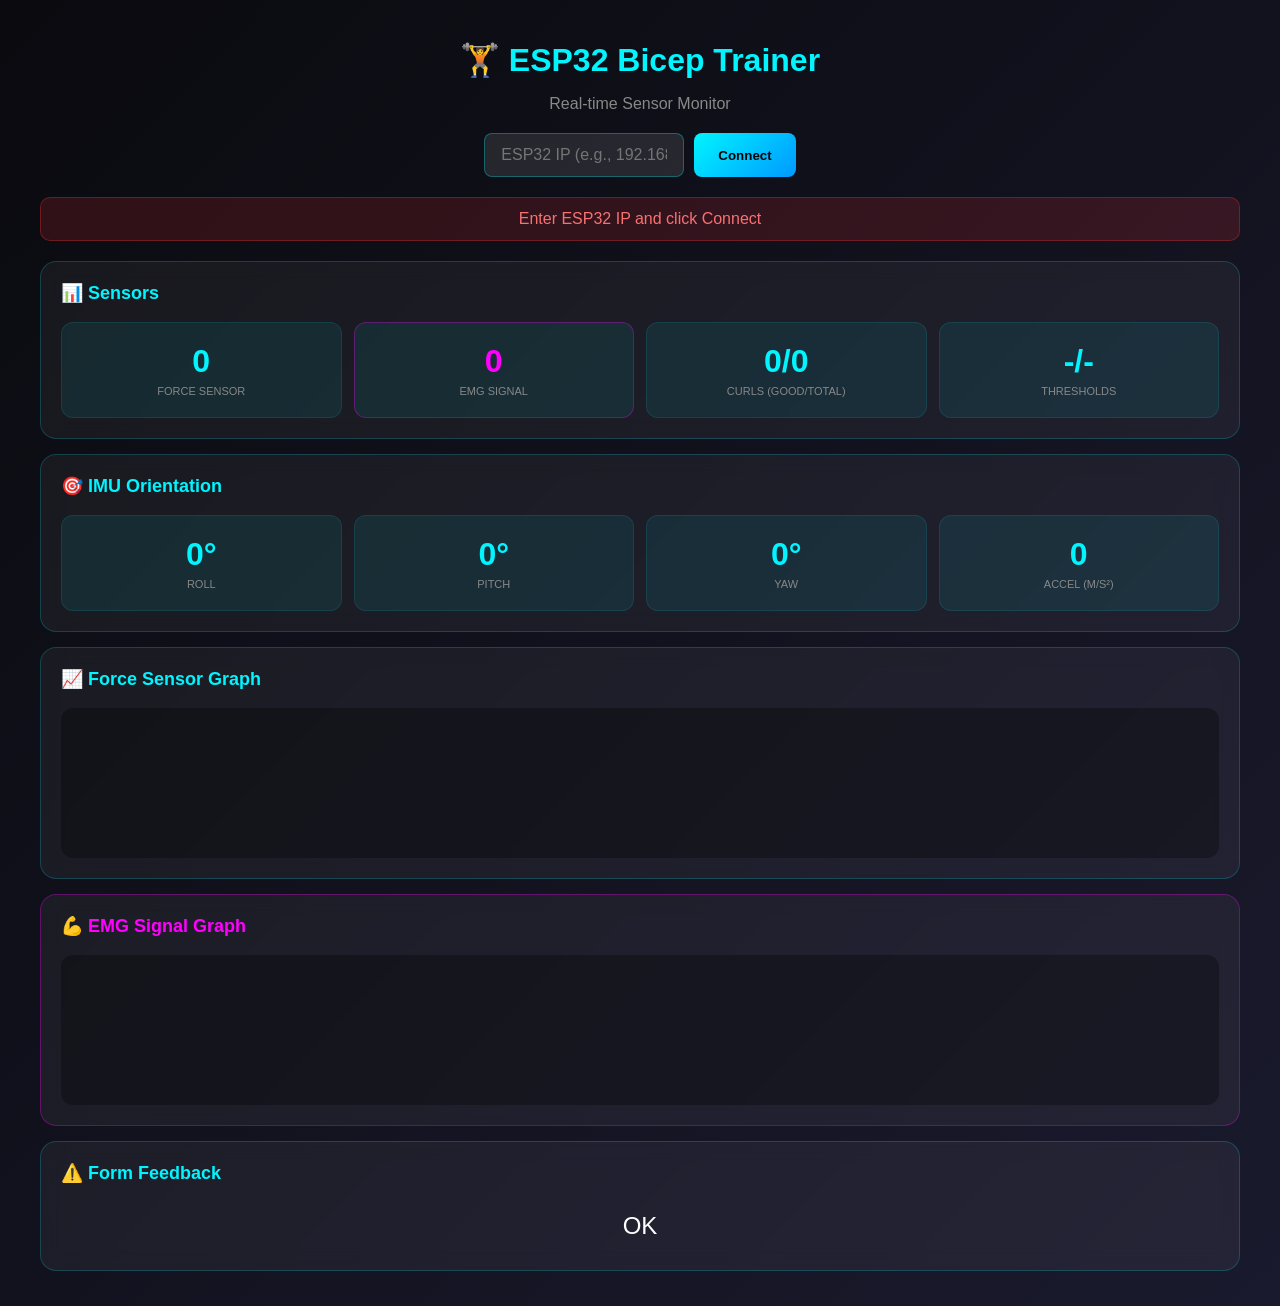
<file: esp32_firmware/bicep_curl_counter/monitor.html>
<!DOCTYPE HTML>
<html>

<head>
    <title>ESP32 Bicep Trainer Monitor</title>
    <meta name="viewport" content="width=device-width, initial-scale=1">
    <style>
        * {
            box-sizing: border-box;
        }

        body {
            font-family: 'Segoe UI', sans-serif;
            background: linear-gradient(135deg, #0a0a0f, #1a1a2e);
            color: #fff;
            padding: 20px;
            margin: 0;
            min-height: 100vh;
        }

        h1 {
            color: #00f5ff;
            text-align: center;
            margin-bottom: 10px;
        }

        .subtitle {
            text-align: center;
            color: #888;
            margin-bottom: 20px;
        }

        .container {
            max-width: 1200px;
            margin: 0 auto;
        }

        .card {
            background: rgba(255, 255, 255, 0.05);
            border: 1px solid rgba(0, 245, 255, 0.2);
            border-radius: 16px;
            padding: 20px;
            margin: 15px 0;
            backdrop-filter: blur(10px);
        }

        .card h3 {
            color: #00f5ff;
            margin-top: 0;
            font-size: 18px;
        }

        .grid {
            display: grid;
            grid-template-columns: repeat(auto-fit, minmax(140px, 1fr));
            gap: 12px;
        }

        .stat {
            background: rgba(0, 245, 255, 0.08);
            padding: 20px 15px;
            border-radius: 12px;
            text-align: center;
            border: 1px solid rgba(0, 245, 255, 0.1);
            transition: all 0.3s ease;
        }

        .stat:hover {
            background: rgba(0, 245, 255, 0.15);
            transform: translateY(-2px);
        }

        .stat-value {
            font-size: 32px;
            font-weight: bold;
            color: #00f5ff;
        }

        .stat-label {
            font-size: 11px;
            color: #888;
            text-transform: uppercase;
            margin-top: 5px;
        }

        canvas {
            width: 100%;
            height: 150px;
            background: rgba(0, 0, 0, 0.3);
            border-radius: 12px;
            display: block;
        }

        .warning {
            background: rgba(255, 100, 100, 0.15);
            border-color: rgba(255, 100, 100, 0.5);
        }

        .good {
            background: rgba(100, 255, 100, 0.15);
            border-color: rgba(100, 255, 100, 0.5);
        }

        #status {
            padding: 12px 20px;
            text-align: center;
            border-radius: 10px;
            margin-bottom: 20px;
            font-weight: 500;
        }

        .connected {
            background: rgba(0, 255, 100, 0.15);
            color: #4ade80;
            border: 1px solid rgba(0, 255, 100, 0.3);
        }

        .disconnected {
            background: rgba(255, 50, 50, 0.15);
            color: #f87171;
            border: 1px solid rgba(255, 50, 50, 0.3);
        }

        .ip-input {
            display: flex;
            gap: 10px;
            margin-bottom: 20px;
            flex-wrap: wrap;
            justify-content: center;
        }

        input[type="text"] {
            background: rgba(255, 255, 255, 0.1);
            border: 1px solid rgba(0, 245, 255, 0.3);
            border-radius: 8px;
            padding: 12px 16px;
            color: #fff;
            font-size: 16px;
            width: 200px;
        }

        button {
            background: linear-gradient(135deg, #00f5ff, #0099ff);
            border: none;
            border-radius: 8px;
            padding: 12px 24px;
            color: #000;
            font-weight: bold;
            cursor: pointer;
            transition: all 0.3s;
        }

        button:hover {
            transform: scale(1.05);
            box-shadow: 0 0 20px rgba(0, 245, 255, 0.5);
        }

        .emg {
            color: #ff00ff !important;
        }

        .emg-border {
            border-color: rgba(255, 0, 255, 0.3) !important;
        }
    </style>
</head>

<body>
    <div class="container">
        <h1>🏋️ ESP32 Bicep Trainer</h1>
        <p class="subtitle">Real-time Sensor Monitor</p>

        <div class="ip-input">
            <input type="text" id="espIP" placeholder="ESP32 IP (e.g., 192.168.1.100)" value="">
            <button onclick="connectToESP()">Connect</button>
        </div>

        <div id="status" class="disconnected">Enter ESP32 IP and click Connect</div>

        <div class="card">
            <h3>📊 Sensors</h3>
            <div class="grid">
                <div class="stat">
                    <div class="stat-value" id="force">0</div>
                    <div class="stat-label">Force Sensor</div>
                </div>
                <div class="stat emg-border">
                    <div class="stat-value emg" id="emg">0</div>
                    <div class="stat-label">EMG Signal</div>
                </div>
                <div class="stat">
                    <div class="stat-value" id="curls">0/0</div>
                    <div class="stat-label">Curls (Good/Total)</div>
                </div>
                <div class="stat">
                    <div class="stat-value" id="thresh">-/-</div>
                    <div class="stat-label">Thresholds</div>
                </div>
            </div>
        </div>

        <div class="card">
            <h3>🎯 IMU Orientation</h3>
            <div class="grid">
                <div class="stat">
                    <div class="stat-value" id="roll">0°</div>
                    <div class="stat-label">Roll</div>
                </div>
                <div class="stat">
                    <div class="stat-value" id="pitch">0°</div>
                    <div class="stat-label">Pitch</div>
                </div>
                <div class="stat">
                    <div class="stat-value" id="yaw">0°</div>
                    <div class="stat-label">Yaw</div>
                </div>
                <div class="stat">
                    <div class="stat-value" id="accel">0</div>
                    <div class="stat-label">Accel (m/s²)</div>
                </div>
            </div>
        </div>

        <div class="card">
            <h3>📈 Force Sensor Graph</h3>
            <canvas id="forceChart"></canvas>
        </div>

        <div class="card emg-border">
            <h3 class="emg">💪 EMG Signal Graph</h3>
            <canvas id="emgChart"></canvas>
        </div>

        <div class="card" id="warnCard">
            <h3>⚠️ Form Feedback</h3>
            <div id="warn" style="font-size: 24px; text-align: center; padding: 10px;">OK</div>
        </div>
    </div>

    <script>
        let forceData = new Array(300).fill(0);
        let emgData = new Array(300).fill(0);
        let ws = null;

        const forceCanvas = document.getElementById('forceChart');
        const emgCanvas = document.getElementById('emgChart');
        const forceCtx = forceCanvas.getContext('2d');
        const emgCtx = emgCanvas.getContext('2d');

        function resizeCanvases() {
            forceCanvas.width = forceCanvas.offsetWidth;
            forceCanvas.height = 150;
            emgCanvas.width = emgCanvas.offsetWidth;
            emgCanvas.height = 150;
        }
        resizeCanvases();
        window.addEventListener('resize', resizeCanvases);

        function drawGraph(ctx, data, color, maxVal = 4095) {
            ctx.clearRect(0, 0, ctx.canvas.width, ctx.canvas.height);

            // Draw grid
            ctx.strokeStyle = 'rgba(255,255,255,0.1)';
            ctx.lineWidth = 1;
            for (let i = 0; i < 5; i++) {
                const y = (ctx.canvas.height / 4) * i;
                ctx.beginPath();
                ctx.moveTo(0, y);
                ctx.lineTo(ctx.canvas.width, y);
                ctx.stroke();
            }

            // Draw line
            ctx.strokeStyle = color;
            ctx.lineWidth = 2;
            ctx.beginPath();

            const step = ctx.canvas.width / data.length;
            data.forEach((val, i) => {
                const x = i * step;
                const y = ctx.canvas.height - (val / maxVal * ctx.canvas.height * 0.9) - 5;
                if (i === 0) ctx.moveTo(x, y);
                else ctx.lineTo(x, y);
            });
            ctx.stroke();

            // Draw current value
            const lastVal = data[data.length - 1];
            ctx.fillStyle = color;
            ctx.font = 'bold 14px sans-serif';
            ctx.fillText(lastVal.toFixed(0), 10, 20);
        }

        function connectToESP() {
            const ip = document.getElementById('espIP').value.trim();
            if (!ip) {
                alert('Please enter ESP32 IP address');
                return;
            }

            if (ws) {
                ws.close();
            }

            document.getElementById('status').className = 'disconnected';
            document.getElementById('status').textContent = 'Connecting to ' + ip + '...';

            ws = new WebSocket('ws://' + ip + ':81');

            ws.onopen = () => {
                document.getElementById('status').className = 'connected';
                document.getElementById('status').textContent = '✅ Connected to ESP32 at ' + ip;
                localStorage.setItem('esp32_ip', ip);
            };

            ws.onclose = () => {
                document.getElementById('status').className = 'disconnected';
                document.getElementById('status').textContent = '❌ Disconnected - Click Connect to retry';
            };

            ws.onerror = (err) => {
                document.getElementById('status').className = 'disconnected';
                document.getElementById('status').textContent = '❌ Connection failed - Check IP address';
            };

            ws.onmessage = (event) => {
                try {
                    const d = JSON.parse(event.data);

                    // Update sensor values
                    document.getElementById('force').textContent = d.f || 0;
                    document.getElementById('emg').textContent = d.e || 0;
                    document.getElementById('curls').textContent = (d.gc || 0) + '/' + (d.tc || 0);
                    document.getElementById('thresh').textContent = (d.th || '-') + '/' + (d.tl || '-');

                    // Update IMU values
                    document.getElementById('roll').textContent = (d.r || 0).toFixed(1) + '°';
                    document.getElementById('pitch').textContent = (d.p || 0).toFixed(1) + '°';
                    document.getElementById('yaw').textContent = (d.y || 0).toFixed(1) + '°';
                    document.getElementById('accel').textContent = (d.a || 0).toFixed(1);

                    // Update warning
                    const warning = d.w || '';
                    document.getElementById('warn').textContent = warning || 'Good Form! ✓';
                    document.getElementById('warnCard').className =
                        warning && warning !== '' ? 'card warning' : 'card good';

                    // Update graphs
                    forceData.push(d.f || 0);
                    forceData.shift();
                    emgData.push(d.e || 0);
                    emgData.shift();

                    drawGraph(forceCtx, forceData, '#00f5ff');
                    drawGraph(emgCtx, emgData, '#ff00ff');

                } catch (e) {
                    console.log('Parse error:', e);
                }
            };
        }

        // Auto-load saved IP
        const savedIP = localStorage.getItem('esp32_ip');
        if (savedIP) {
            document.getElementById('espIP').value = savedIP;
        }
    </script>
</body>

</html>
</file>
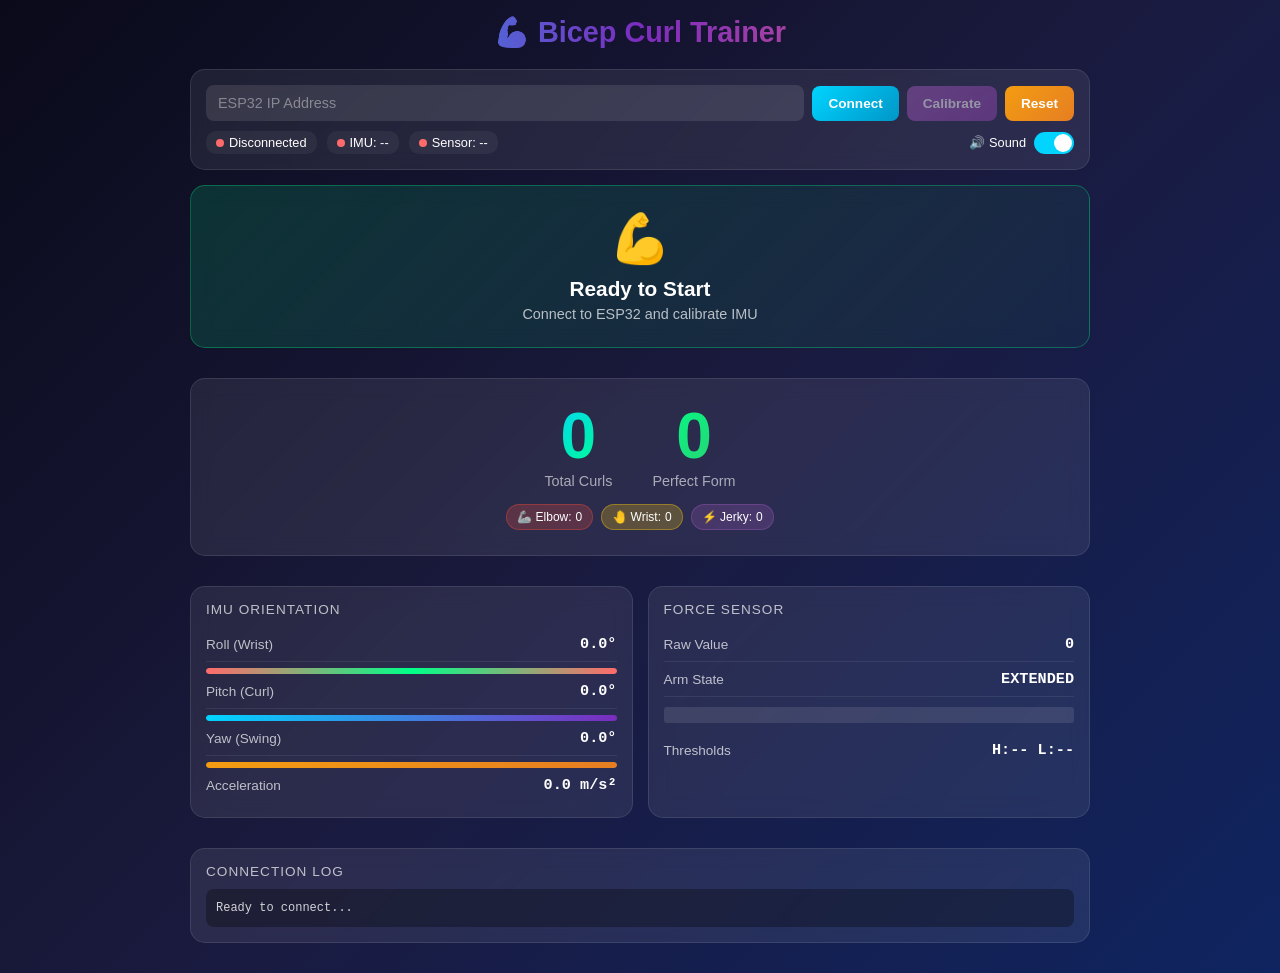
<file: esp32_firmware/test_client/websocket_test.html>
<!DOCTYPE html>
<html lang="en">

<head>
    <meta charset="UTF-8">
    <meta name="viewport" content="width=device-width, initial-scale=1.0">
    <title>ESP32 Bicep Curl Trainer - Form Detection</title>
    <style>
        * {
            margin: 0;
            padding: 0;
            box-sizing: border-box;
        }

        body {
            font-family: 'Segoe UI', Tahoma, Geneva, Verdana, sans-serif;
            background: linear-gradient(135deg, #0a0a1a 0%, #1a1a3e 50%, #0f2460 100%);
            min-height: 100vh;
            color: #fff;
            padding: 15px;
        }

        .container {
            max-width: 900px;
            margin: 0 auto;
        }

        h1 {
            text-align: center;
            margin-bottom: 20px;
            font-size: 1.8rem;
            background: linear-gradient(90deg, #00d4ff, #7b2cbf, #ff6b6b);
            -webkit-background-clip: text;
            -webkit-text-fill-color: transparent;
            background-clip: text;
            color: transparent;
        }

        .panel {
            background: rgba(255, 255, 255, 0.08);
            backdrop-filter: blur(10px);
            border-radius: 15px;
            padding: 15px;
            margin-bottom: 15px;
            border: 1px solid rgba(255, 255, 255, 0.1);
        }

        .panel-title {
            font-size: 0.85rem;
            opacity: 0.7;
            margin-bottom: 10px;
            text-transform: uppercase;
            letter-spacing: 1px;
        }

        .connection-row {
            display: flex;
            gap: 8px;
            align-items: center;
            flex-wrap: wrap;
        }

        input,
        select {
            padding: 10px 12px;
            border: none;
            border-radius: 8px;
            background: rgba(255, 255, 255, 0.1);
            color: #fff;
            font-size: 0.9rem;
        }

        input {
            flex: 1;
            min-width: 140px;
        }

        input::placeholder {
            color: rgba(255, 255, 255, 0.4);
        }

        .btn {
            padding: 10px 16px;
            border: none;
            border-radius: 8px;
            font-size: 0.85rem;
            cursor: pointer;
            transition: all 0.2s ease;
            font-weight: 600;
            white-space: nowrap;
        }

        .btn-connect {
            background: linear-gradient(135deg, #00d4ff, #0096c7);
            color: #fff;
        }

        .btn-disconnect {
            background: linear-gradient(135deg, #ff6b6b, #ee5253);
            color: #fff;
        }

        .btn-calibrate {
            background: linear-gradient(135deg, #9b59b6, #8e44ad);
            color: #fff;
        }

        .btn-reset {
            background: linear-gradient(135deg, #f39c12, #e67e22);
            color: #fff;
        }

        .btn:hover {
            transform: translateY(-2px);
            box-shadow: 0 5px 15px rgba(0, 0, 0, 0.3);
        }

        .btn:disabled {
            opacity: 0.5;
            cursor: not-allowed;
            transform: none;
        }

        .status-bar {
            display: flex;
            align-items: center;
            gap: 10px;
            margin-top: 10px;
            flex-wrap: wrap;
        }

        .status-item {
            display: flex;
            align-items: center;
            gap: 5px;
            font-size: 0.8rem;
            padding: 4px 10px;
            border-radius: 10px;
            background: rgba(255, 255, 255, 0.05);
        }

        .status-dot {
            width: 8px;
            height: 8px;
            border-radius: 50%;
            background: #ff6b6b;
        }

        .status-dot.ok {
            background: #00ff88;
        }

        /* Main Grid */
        .main-grid {
            display: grid;
            grid-template-columns: 1fr 1fr;
            gap: 15px;
        }

        .full-width {
            grid-column: span 2;
        }

        @media (max-width: 700px) {
            .main-grid {
                grid-template-columns: 1fr;
            }

            .full-width {
                grid-column: span 1;
            }
        }

        /* Form Feedback - Big Alert */
        .form-feedback {
            text-align: center;
            padding: 25px;
            transition: all 0.3s ease;
        }

        .form-feedback.good {
            background: linear-gradient(135deg, rgba(0, 255, 136, 0.15), rgba(46, 204, 113, 0.05));
            border-color: rgba(0, 255, 136, 0.3);
        }

        .form-feedback.bad {
            background: linear-gradient(135deg, rgba(255, 107, 107, 0.25), rgba(231, 76, 60, 0.15));
            border-color: rgba(255, 107, 107, 0.5);
            animation: shake 0.4s ease;
        }

        @keyframes shake {

            0%,
            100% {
                transform: translateX(0);
            }

            25% {
                transform: translateX(-5px);
            }

            75% {
                transform: translateX(5px);
            }
        }

        .form-icon {
            font-size: 3rem;
            margin-bottom: 10px;
        }

        .form-message {
            font-size: 1.3rem;
            font-weight: 600;
        }

        .form-detail {
            font-size: 0.9rem;
            opacity: 0.7;
            margin-top: 5px;
        }

        /* Curl Stats */
        .curl-display {
            text-align: center;
            padding: 25px;
        }

        .curl-stats {
            display: flex;
            justify-content: center;
            gap: 40px;
            flex-wrap: wrap;
        }

        .curl-stat {
            text-align: center;
        }

        .curl-count {
            font-size: 4rem;
            font-weight: 700;
            line-height: 1;
        }

        .curl-count.total {
            background: linear-gradient(135deg, #00d4ff, #00ff88);
            -webkit-background-clip: text;
            -webkit-text-fill-color: transparent;
            background-clip: text;
            color: transparent;
        }

        .curl-count.good {
            background: linear-gradient(135deg, #00ff88, #2ecc71);
            -webkit-background-clip: text;
            -webkit-text-fill-color: transparent;
            background-clip: text;
            color: transparent;
        }

        .curl-label {
            font-size: 0.9rem;
            opacity: 0.6;
            margin-top: 5px;
        }

        /* Error Badges */
        .error-counts {
            display: flex;
            justify-content: center;
            gap: 8px;
            flex-wrap: wrap;
            margin-top: 15px;
        }

        .error-badge {
            padding: 5px 10px;
            border-radius: 15px;
            font-size: 0.75rem;
            display: flex;
            align-items: center;
            gap: 4px;
        }

        .error-badge.elbow {
            background: rgba(231, 76, 60, 0.25);
            border: 1px solid rgba(231, 76, 60, 0.4);
        }

        .error-badge.wrist {
            background: rgba(241, 196, 15, 0.25);
            border: 1px solid rgba(241, 196, 15, 0.4);
        }

        .error-badge.jerky {
            background: rgba(155, 89, 182, 0.25);
            border: 1px solid rgba(155, 89, 182, 0.4);
        }

        /* Data Rows */
        .data-row {
            display: flex;
            justify-content: space-between;
            align-items: center;
            padding: 8px 0;
            border-bottom: 1px solid rgba(255, 255, 255, 0.08);
        }

        .data-row:last-child {
            border-bottom: none;
        }

        .data-label {
            opacity: 0.7;
            font-size: 0.85rem;
        }

        .data-value {
            font-weight: 600;
            font-family: 'Courier New', monospace;
            font-size: 0.95rem;
        }

        /* Bars */
        .bar-container {
            margin-top: 6px;
        }

        .bar {
            width: 100%;
            height: 6px;
            background: rgba(255, 255, 255, 0.1);
            border-radius: 3px;
            overflow: hidden;
        }

        .bar-fill {
            height: 100%;
            border-radius: 3px;
            transition: width 0.1s ease;
        }

        .bar-fill.roll {
            background: linear-gradient(90deg, #ff6b6b, #00ff88, #ff6b6b);
        }

        .bar-fill.pitch {
            background: linear-gradient(90deg, #00d4ff, #7b2cbf);
        }

        .bar-fill.yaw {
            background: linear-gradient(90deg, #f39c12, #e67e22);
        }

        .bar-fill.force {
            background: linear-gradient(90deg, #00d4ff, #00ff88);
            height: 12px;
        }

        /* Log Panel */
        .log-panel {
            background: rgba(0, 0, 0, 0.3);
            border-radius: 8px;
            padding: 10px;
            max-height: 120px;
            overflow-y: auto;
            font-family: 'Courier New', monospace;
            font-size: 0.75rem;
        }

        .log-entry {
            padding: 2px 0;
            opacity: 0.8;
        }

        .log-entry.error {
            color: #ff6b6b;
        }

        .log-entry.success {
            color: #00ff88;
        }

        .log-entry.warn {
            color: #f39c12;
        }

        /* Sound Toggle */
        .toggle-container {
            display: flex;
            align-items: center;
            gap: 8px;
            font-size: 0.8rem;
        }

        .toggle {
            width: 40px;
            height: 22px;
            background: rgba(255, 255, 255, 0.2);
            border-radius: 11px;
            position: relative;
            cursor: pointer;
            transition: background 0.2s;
        }

        .toggle.active {
            background: #00d4ff;
        }

        .toggle::after {
            content: '';
            position: absolute;
            width: 18px;
            height: 18px;
            background: #fff;
            border-radius: 50%;
            top: 2px;
            left: 2px;
            transition: left 0.2s;
        }

        .toggle.active::after {
            left: 20px;
        }
    </style>
</head>

<body>
    <div class="container">
        <h1>💪 Bicep Curl Trainer</h1>

        <!-- Connection Panel -->
        <div class="panel">
            <div class="connection-row">
                <input type="text" id="ipInput" placeholder="ESP32 IP Address">
                <button class="btn btn-connect" id="connectBtn" onclick="toggleConnection()">Connect</button>
                <button class="btn btn-calibrate" id="calibrateBtn" onclick="calibrate()" disabled>Calibrate</button>
                <button class="btn btn-reset" onclick="resetAll()">Reset</button>
            </div>
            <div class="status-bar">
                <div class="status-item">
                    <div class="status-dot" id="wsDot"></div>
                    <span id="wsStatus">Disconnected</span>
                </div>
                <div class="status-item">
                    <div class="status-dot" id="imuDot"></div>
                    <span id="imuStatus">IMU: --</span>
                </div>
                <div class="status-item">
                    <div class="status-dot" id="sensorDot"></div>
                    <span id="sensorStatus">Sensor: --</span>
                </div>
                <div class="toggle-container" style="margin-left: auto;">
                    <span>🔊 Sound</span>
                    <div class="toggle active" id="soundToggle" onclick="toggleSound()"></div>
                </div>
            </div>
        </div>

        <!-- Main Grid -->
        <div class="main-grid">

            <!-- Form Feedback -->
            <div class="panel form-feedback good full-width" id="formFeedback">
                <div class="form-icon" id="formIcon">💪</div>
                <div class="form-message" id="formMessage">Ready to Start</div>
                <div class="form-detail" id="formDetail">Connect to ESP32 and calibrate IMU</div>
            </div>

            <!-- Curl Counter -->
            <div class="panel curl-display full-width">
                <div class="curl-stats">
                    <div class="curl-stat">
                        <div class="curl-count total" id="totalCurls">0</div>
                        <div class="curl-label">Total Curls</div>
                    </div>
                    <div class="curl-stat">
                        <div class="curl-count good" id="goodCurls">0</div>
                        <div class="curl-label">Perfect Form</div>
                    </div>
                </div>
                <div class="error-counts">
                    <div class="error-badge elbow">🦾 Elbow: <span id="elbowCount">0</span></div>
                    <div class="error-badge wrist">🤚 Wrist: <span id="wristCount">0</span></div>
                    <div class="error-badge jerky">⚡ Jerky: <span id="jerkyCount">0</span></div>
                </div>
            </div>

            <!-- IMU Panel -->
            <div class="panel">
                <div class="panel-title">IMU Orientation</div>

                <div class="data-row">
                    <span class="data-label">Roll (Wrist)</span>
                    <span class="data-value" id="rollValue">0.0°</span>
                </div>
                <div class="bar-container">
                    <div class="bar">
                        <div class="bar-fill roll" id="rollBar"></div>
                    </div>
                </div>

                <div class="data-row">
                    <span class="data-label">Pitch (Curl)</span>
                    <span class="data-value" id="pitchValue">0.0°</span>
                </div>
                <div class="bar-container">
                    <div class="bar">
                        <div class="bar-fill pitch" id="pitchBar"></div>
                    </div>
                </div>

                <div class="data-row">
                    <span class="data-label">Yaw (Swing)</span>
                    <span class="data-value" id="yawValue">0.0°</span>
                </div>
                <div class="bar-container">
                    <div class="bar">
                        <div class="bar-fill yaw" id="yawBar"></div>
                    </div>
                </div>

                <div class="data-row">
                    <span class="data-label">Acceleration</span>
                    <span class="data-value" id="accelValue">0.0 m/s²</span>
                </div>
            </div>

            <!-- Force Sensor Panel -->
            <div class="panel">
                <div class="panel-title">Force Sensor</div>

                <div class="data-row">
                    <span class="data-label">Raw Value</span>
                    <span class="data-value" id="sensorValue">0</span>
                </div>

                <div class="data-row">
                    <span class="data-label">Arm State</span>
                    <span class="data-value" id="armState">EXTENDED</span>
                </div>

                <div class="bar-container" style="margin-top: 10px;">
                    <div class="bar" style="height: 16px;">
                        <div class="bar-fill force" id="sensorGauge" style="width: 0%"></div>
                    </div>
                </div>

                <div class="data-row" style="margin-top: 10px;">
                    <span class="data-label">Thresholds</span>
                    <span class="data-value" id="thresholds">H:-- L:--</span>
                </div>
            </div>

            <!-- Log Panel -->
            <div class="panel full-width">
                <div class="panel-title">Connection Log</div>
                <div class="log-panel" id="logPanel">
                    <div class="log-entry">Ready to connect...</div>
                </div>
            </div>
        </div>
    </div>

    <script>
        let ws = null;
        let isConnected = false;
        let soundEnabled = true;
        let lastFormWarning = '';

        // Audio for alerts
        const audioCtx = new (window.AudioContext || window.webkitAudioContext)();

        function playBeep(freq = 440, duration = 100, type = 'sine') {
            if (!soundEnabled) return;
            const osc = audioCtx.createOscillator();
            const gain = audioCtx.createGain();
            osc.type = type;
            osc.frequency.value = freq;
            gain.gain.value = 0.1;
            osc.connect(gain);
            gain.connect(audioCtx.destination);
            osc.start();
            osc.stop(audioCtx.currentTime + duration / 1000);
        }

        function playGoodCurl() { playBeep(880, 100); setTimeout(() => playBeep(1100, 100), 100); }
        function playBadForm() { playBeep(280, 200, 'square'); }

        function toggleSound() {
            soundEnabled = !soundEnabled;
            document.getElementById('soundToggle').classList.toggle('active', soundEnabled);
        }

        function log(msg, type = '') {
            const panel = document.getElementById('logPanel');
            const entry = document.createElement('div');
            entry.className = 'log-entry ' + type;
            const time = new Date().toLocaleTimeString();
            entry.textContent = `[${time}] ${msg}`;
            panel.appendChild(entry);
            panel.scrollTop = panel.scrollHeight;
            while (panel.children.length > 50) panel.removeChild(panel.firstChild);
        }

        // Save/load IP
        function saveIP(ip) { localStorage.setItem('esp32_ip', ip); }
        function loadIP() { return localStorage.getItem('esp32_ip') || ''; }

        window.onload = function () {
            document.getElementById('ipInput').value = loadIP();
        };

        function toggleConnection() {
            isConnected ? disconnect() : connect();
        }

        function connect() {
            const ip = document.getElementById('ipInput').value.trim();
            if (!ip) { alert('Enter ESP32 IP'); return; }

            saveIP(ip);
            log(`Connecting to ${ip}:81...`);

            try {
                ws = new WebSocket(`ws://${ip}:81`);

                ws.onopen = function () {
                    log('Connected!', 'success');
                    setConnectionStatus(true);
                };

                ws.onmessage = function (e) {
                    try {
                        const data = JSON.parse(e.data);
                        if (data.type === 'data') updateUI(data);
                    } catch (err) {
                        log('Invalid data received', 'error');
                    }
                };

                ws.onerror = function () { log('Connection error', 'error'); };
                ws.onclose = function () {
                    log('Disconnected');
                    setConnectionStatus(false);
                    ws = null;
                };

            } catch (e) {
                log('Connection failed: ' + e.message, 'error');
            }
        }

        function disconnect() {
            if (ws) { ws.close(); ws = null; }
            setConnectionStatus(false);
        }

        function setConnectionStatus(connected) {
            isConnected = connected;
            document.getElementById('wsDot').classList.toggle('ok', connected);
            document.getElementById('wsStatus').textContent = connected ? 'Connected' : 'Disconnected';
            document.getElementById('connectBtn').textContent = connected ? 'Disconnect' : 'Connect';
            document.getElementById('connectBtn').className = connected ? 'btn btn-disconnect' : 'btn btn-connect';
            document.getElementById('calibrateBtn').disabled = !connected;
        }

        function calibrate() {
            if (ws && isConnected) {
                ws.send('calibrate');
                log('Calibration request sent', 'warn');
            }
        }

        function resetAll() {
            if (ws && isConnected) {
                ws.send('reset');
                log('Reset request sent', 'warn');
            }
        }

        let lastCurlCount = 0;

        function updateUI(data) {
            // Curl counts
            const curls = data.curlCount || 0;
            const good = data.goodFormCurls || 0;

            document.getElementById('totalCurls').textContent = curls;
            document.getElementById('goodCurls').textContent = good;

            // Play sound on new curl
            if (curls > lastCurlCount) {
                if (data.formGood !== false) playGoodCurl();
                lastCurlCount = curls;
            }

            // Error counts
            document.getElementById('elbowCount').textContent = data.elbowFlareCount || 0;
            document.getElementById('wristCount').textContent = data.wristTwistCount || 0;
            document.getElementById('jerkyCount').textContent = data.jerkyMoveCount || 0;

            // IMU status
            const imuOk = data.imuConnected === true;
            document.getElementById('imuDot').classList.toggle('ok', imuOk);
            document.getElementById('imuStatus').textContent = imuOk
                ? (data.isCalibrated ? 'IMU: Ready' : 'IMU: Need Calibrate')
                : 'IMU: Not Found';

            // Sensor status
            const sensorOk = (data.rawValue || 0) > 0 || (data.sensorValue || 0) > 0;
            document.getElementById('sensorDot').classList.toggle('ok', sensorOk);
            document.getElementById('sensorStatus').textContent = sensorOk ? 'Sensor: OK' : 'Sensor: No Signal';

            // IMU values
            document.getElementById('rollValue').textContent = (data.roll || 0).toFixed(1) + '°';
            document.getElementById('pitchValue').textContent = (data.pitch || 0).toFixed(1) + '°';
            document.getElementById('yawValue').textContent = (data.yaw || 0).toFixed(1) + '°';
            document.getElementById('accelValue').textContent = (data.accel || 0).toFixed(2) + ' m/s²';

            // IMU bars
            document.getElementById('rollBar').style.width = (((data.roll || 0) + 180) / 360 * 100) + '%';
            document.getElementById('pitchBar').style.width = (((data.pitch || 0) + 90) / 180 * 100) + '%';
            document.getElementById('yawBar').style.width = (((data.yaw || 0) + 180) / 360 * 100) + '%';

            // Force sensor
            document.getElementById('sensorValue').textContent = data.rawValue || 0;
            document.getElementById('armState').textContent = data.state || 'EXTENDED';
            document.getElementById('sensorGauge').style.width = ((data.rawValue || 0) / 4095 * 100) + '%';
            document.getElementById('thresholds').textContent = `H:${data.thresholdHigh || '--'} L:${data.thresholdLow || '--'}`;

            // Form feedback
            const feedback = document.getElementById('formFeedback');
            const icon = document.getElementById('formIcon');
            const message = document.getElementById('formMessage');
            const detail = document.getElementById('formDetail');

            if (data.state === 'BENT') {
                if (data.formGood) {
                    feedback.className = 'panel form-feedback good full-width';
                    icon.textContent = '✓';
                    message.textContent = 'Good Form!';
                    detail.textContent = 'Keep it up!';
                } else {
                    feedback.className = 'panel form-feedback bad full-width';

                    // Play alert on new warning
                    if (data.formWarning && data.formWarning !== lastFormWarning) {
                        playBadForm();
                        lastFormWarning = data.formWarning;
                    }

                    switch (data.formWarning) {
                        case 'WRIST_TWIST':
                            icon.textContent = '🤚';
                            message.textContent = 'Keep Wrist Straight!';
                            detail.textContent = 'Avoid rotating your wrist';
                            break;
                        case 'ELBOW_FLARE':
                            icon.textContent = '🦾';
                            message.textContent = 'Elbow Flaring Out!';
                            detail.textContent = 'Keep elbow close to body';
                            break;
                        case 'JERKY_MOVE':
                            icon.textContent = '⚡';
                            message.textContent = 'Too Fast!';
                            detail.textContent = 'Control the movement';
                            break;
                        default:
                            icon.textContent = '⚠️';
                            message.textContent = 'Check Form';
                            detail.textContent = 'Something is off';
                    }
                }
            } else {
                lastFormWarning = '';
                feedback.className = 'panel form-feedback good full-width';
                icon.textContent = '💪';
                message.textContent = 'Ready';
                const score = curls > 0 ? Math.round((good / curls) * 100) : 100;
                detail.textContent = `Form Score: ${score}%`;
            }
        }
    </script>
</body>

</html>
</file>
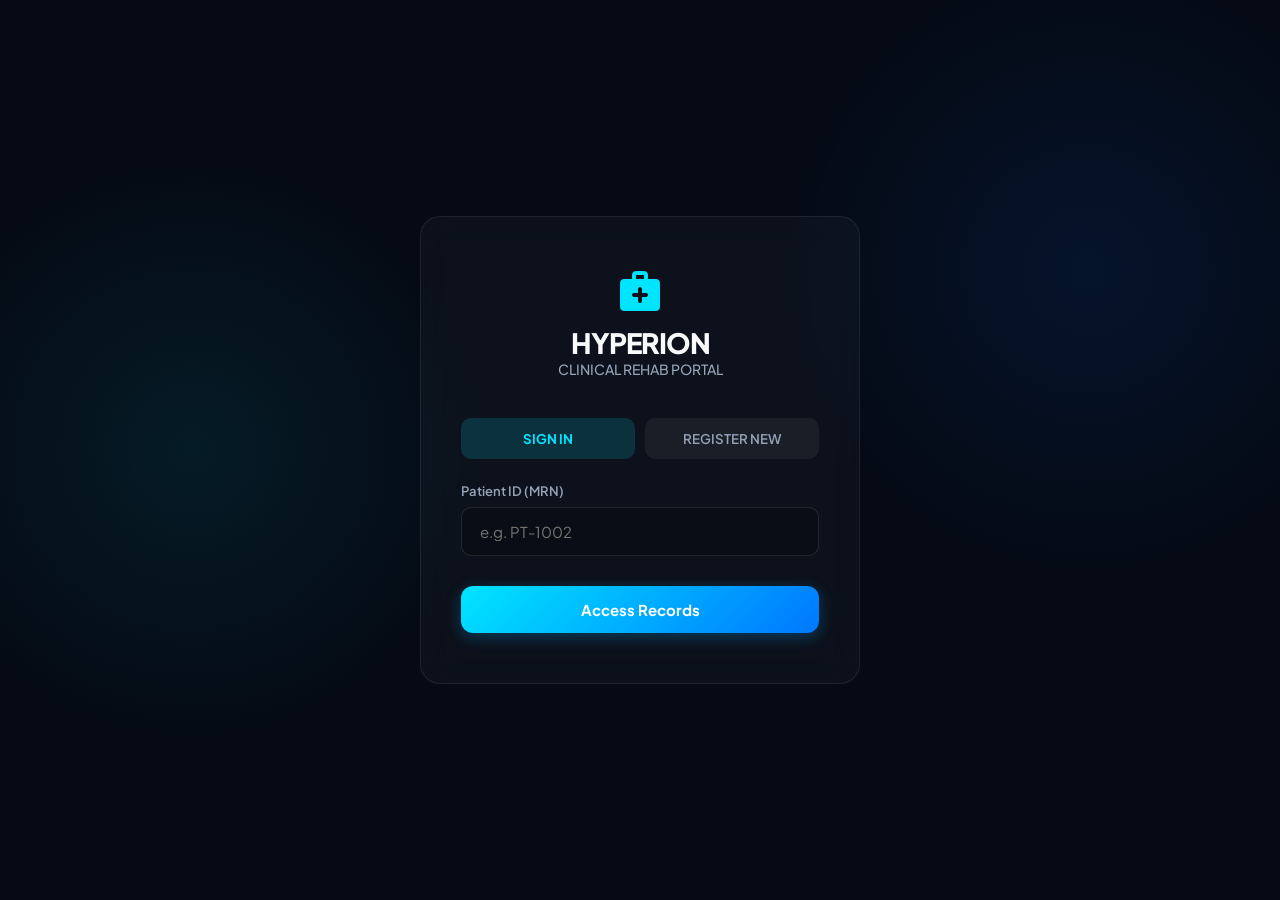
<file: rehab_system/games/web_game/portal.html>
<!DOCTYPE html>
<html lang="en">

<head>
    <meta charset="UTF-8">
    <title>HYPERION Clinical Portal</title>
    <link rel="preconnect" href="https://fonts.googleapis.com">
    <link href="https://fonts.googleapis.com/css2?family=Plus+Jakarta+Sans:wght@300;400;500;600;700;800&display=swap"
        rel="stylesheet">
    <link href="https://fonts.googleapis.com/icon?family=Material+Icons+Round" rel="stylesheet">
    <style>
        :root {
            --bg-dark: #050a14;
            --panel-bg: rgba(255, 255, 255, 0.03);
            --panel-border: rgba(255, 255, 255, 0.08);
            --accent: #00e5ff;
            --accent-hover: #00bdf2;
            --text-main: #f8fafc;
            --text-sub: #94a3b8;
        }

        * {
            box-sizing: border-box;
            margin: 0;
            padding: 0;
        }

        body {
            font-family: 'Plus Jakarta Sans', sans-serif;
            background: var(--bg-dark);
            color: var(--text-main);
            min-height: 100vh;
            background-image:
                radial-gradient(circle at 15% 50%, rgba(0, 229, 255, 0.08), transparent 25%),
                radial-gradient(circle at 85% 30%, rgba(0, 102, 255, 0.1), transparent 25%);
            background-attachment: fixed;
            overflow-x: hidden;
        }

        /* Utilities */
        .hidden {
            display: none !important;
        }

        .glass {
            background: var(--panel-bg);
            backdrop-filter: blur(16px);
            -webkit-backdrop-filter: blur(16px);
            border: 1px solid var(--panel-border);
            border-radius: 20px;
        }

        .btn-primary {
            background: linear-gradient(135deg, #00e5ff, #0077ff);
            border: none;
            color: #fff;
            font-family: inherit;
            font-weight: 700;
            font-size: 15px;
            padding: 14px 28px;
            border-radius: 12px;
            cursor: pointer;
            transition: all 0.3s cubic-bezier(0.4, 0, 0.2, 1);
            box-shadow: 0 4px 15px rgba(0, 160, 255, 0.3);
        }

        .btn-primary:hover {
            transform: translateY(-3px);
            box-shadow: 0 8px 25px rgba(0, 160, 255, 0.5);
        }

        input,
        select {
            width: 100%;
            background: rgba(0, 0, 0, 0.2);
            border: 1px solid rgba(255, 255, 255, 0.1);
            border-radius: 10px;
            color: #fff;
            padding: 14px 18px;
            font-family: inherit;
            font-size: 15px;
            outline: none;
            transition: border-color 0.2s;
            margin-bottom: 20px;
        }

        input:focus,
        select:focus {
            border-color: var(--accent);
        }

        /* Login View */
        #login-view {
            min-height: 100vh;
            display: flex;
            align-items: center;
            justify-content: center;
            padding: 20px;
            animation: fadeIn 0.8s ease-out;
        }

        .login-card {
            width: 100%;
            max-width: 440px;
            padding: 50px 40px;
        }

        .logo-area {
            text-align: center;
            margin-bottom: 40px;
        }

        .logo-icon {
            font-size: 48px;
            color: var(--accent);
            margin-bottom: 10px;
        }

        .logo-title {
            font-size: 28px;
            font-weight: 800;
            letter-spacing: -1px;
        }

        .logo-sub {
            color: var(--text-sub);
            font-size: 14px;
            font-weight: 500;
        }

        /* Dashboard View */
        #dashboard-view {
            max-width: 1200px;
            margin: 0 auto;
            padding: 40px 20px;
            animation: slideUp 0.6s cubic-bezier(0.16, 1, 0.3, 1);
        }

        header {
            display: flex;
            justify-content: space-between;
            align-items: flex-end;
            margin-bottom: 40px;
        }

        .greeting-title {
            font-size: 32px;
            font-weight: 800;
            margin-bottom: 4px;
        }

        .greeting-sub {
            color: var(--accent);
            font-weight: 600;
            font-size: 14px;
            letter-spacing: 1px;
            text-transform: uppercase;
        }

        /* Grid Layout */
        .dashboard-grid {
            display: grid;
            grid-template-columns: 1fr 340px;
            gap: 30px;
        }

        /* Quick Acton Panel (Start Therapist) */
        .action-panel {
            padding: 40px 30px;
            text-align: center;
            display: flex;
            flex-direction: column;
            align-items: center;
        }

        .action-icon {
            font-size: 56px;
            color: var(--accent);
            margin-bottom: 20px;
            text-shadow: 0 0 30px rgba(0, 229, 255, 0.4);
        }

        .action-title {
            font-size: 22px;
            font-weight: 700;
            margin-bottom: 10px;
        }

        .action-desc {
            color: var(--text-sub);
            font-size: 14px;
            line-height: 1.6;
            margin-bottom: 30px;
        }

        /* History Panel */
        .history-panel {
            padding: 30px;
        }

        .panel-header {
            display: flex;
            justify-content: space-between;
            align-items: center;
            margin-bottom: 25px;
        }

        .panel-title {
            font-size: 18px;
            font-weight: 700;
            display: flex;
            align-items: center;
            gap: 8px;
        }

        .table-container {
            overflow-x: auto;
        }

        table {
            width: 100%;
            border-collapse: collapse;
            font-size: 14px;
        }

        th {
            text-align: left;
            padding: 16px;
            color: var(--text-sub);
            font-weight: 600;
            font-size: 12px;
            text-transform: uppercase;
            letter-spacing: 1px;
            border-bottom: 1px solid rgba(255, 255, 255, 0.05);
        }

        td {
            padding: 18px 16px;
            border-bottom: 1px solid rgba(255, 255, 255, 0.03);
            font-weight: 500;
        }

        tr:last-child td {
            border-bottom: none;
        }

        tr:hover td {
            background: rgba(255, 255, 255, 0.02);
        }

        .score-badge {
            background: rgba(0, 229, 255, 0.1);
            color: var(--accent);
            font-weight: 700;
            padding: 6px 12px;
            border-radius: 8px;
            display: inline-block;
        }

        /* Animations */
        @keyframes fadeIn {
            from {
                opacity: 0;
            }

            to {
                opacity: 1;
            }
        }

        @keyframes slideUp {
            from {
                opacity: 0;
                transform: translateY(20px);
            }

            to {
                opacity: 1;
                transform: translateY(0);
            }
        }
    </style>
</head>

<body>

    <!-- LOGIN VIEW -->
    <div id="login-view">
        <div class="login-card glass">
            <div class="logo-area">
                <span class="material-icons-round logo-icon">medical_services</span>
                <div class="logo-title">HYPERION</div>
                <div class="logo-sub">CLINICAL REHAB PORTAL</div>
            </div>

            <div style="display:flex; margin-bottom:24px; gap:10px;">
                <button id="tab-login" onclick="switchTab('login')"
                    style="flex:1; padding:12px; border-radius:10px; border:none; background:rgba(0, 229, 255, 0.15); color:#00e5ff; font-weight:700; cursor:pointer; font-family:inherit;">SIGN
                    IN</button>
                <button id="tab-signup" onclick="switchTab('signup')"
                    style="flex:1; padding:12px; border-radius:10px; border:none; background:rgba(255, 255, 255, 0.05); color:var(--text-sub); font-weight:600; cursor:pointer; font-family:inherit;">REGISTER
                    NEW</button>
            </div>

            <form id="login-form">
                <label
                    style="display:block; font-size:13px; color:var(--text-sub); margin-bottom:8px; font-weight:600;">Patient
                    ID (MRN)</label>
                <input type="text" id="login-pid" placeholder="e.g. PT-1002" required>

                <button type="submit" class="btn-primary" style="width:100%; margin-top:10px;">Access Records</button>
            </form>

            <form id="signup-form" class="hidden">
                <label
                    style="display:block; font-size:13px; color:var(--text-sub); margin-bottom:8px; font-weight:600;">Assign
                    Patient ID</label>
                <input type="text" id="signup-pid" placeholder="e.g. PT-1002" required>

                <label
                    style="display:block; font-size:13px; color:var(--text-sub); margin-bottom:8px; font-weight:600;">Full
                    Name</label>
                <input type="text" id="signup-name" placeholder="First Last" required>

                <button type="submit" class="btn-primary"
                    style="background:linear-gradient(135deg, #00ff77, #00aa44); width:100%; margin-top:10px; box-shadow: 0 4px 15px rgba(0, 255, 119, 0.3);">Create
                    Profile</button>
            </form>
        </div>
    </div>

    <!-- DASHBOARD VIEW -->
    <div id="dashboard-view" class="hidden">
        <header>
            <div>
                <div class="greeting-sub">Patient Dashboard</div>
                <div class="greeting-title">Welcome, <span id="dash-name">Patient</span></div>
                <div style="color:var(--text-sub); font-size:14px;">MRN: <span id="dash-pid">---</span></div>
            </div>
            <button class="btn-primary"
                style="background:rgba(255,255,255,0.1); box-shadow:none; color:var(--text-main);"
                onclick="logout()">Exit Portal</button>
        </header>

        <div class="dashboard-grid">

            <!-- History Table -->
            <div class="history-panel glass">
                <div class="panel-header">
                    <div class="panel-title"><span class="material-icons-round">history</span> Session History</div>
                </div>
                <div class="table-container">
                    <table>
                        <thead>
                            <tr>
                                <th>Date & Time</th>
                                <th>Exercise Type</th>
                                <th>Duration</th>
                                <th>Success Rate</th>
                                <th>Mobility Score</th>
                            </tr>
                        </thead>
                        <tbody id="history-body">
                            <tr>
                                <td colspan="5" style="text-align:center; color:var(--text-sub); padding:40px;">Loading
                                    history...</td>
                            </tr>
                        </tbody>
                    </table>
                </div>
            </div>

            <!-- Quick Action: Launch 3D Therapy -->
            <div class="action-panel glass" style="grid-row: 1 / 3; align-self: start; position: sticky; top: 40px;">
                <span class="material-icons-round action-icon">360</span>
                <div class="action-title">Start Flight Therapy</div>
                <div class="action-desc" style="margin-bottom:15px;">Configure your session parameters below before
                    launching the immersive WebGL environment.</div>

                <div style="width:100%; text-align:left; margin-bottom:15px;">
                    <label
                        style="display:block; font-size:12px; font-weight:700; color:#00e5ff; letter-spacing:1px; text-transform:uppercase; margin-bottom:8px;">⏱️
                        Session Duration</label>
                    <select id="cfg-duration"
                        style="background:rgba(255,255,255,0.05); border:1px solid rgba(255,255,255,0.1); border-radius:10px; padding:12px; width:100%; color:#fff; font-family:inherit; margin-bottom:20px;">
                        <option value="120">2 minutes (Light Warm-Up)</option>
                        <option value="180">3 minutes (Short Session)</option>
                        <option value="300" selected>5 minutes (Standard Session)</option>
                        <option value="600">10 minutes (Full Session)</option>
                        <option value="900">15 minutes (Extended)</option>
                    </select>

                    <label
                        style="display:block; font-size:12px; font-weight:700; color:#00e5ff; letter-spacing:1px; text-transform:uppercase; margin-bottom:8px;">🎯
                        Difficulty</label>
                    <select id="cfg-diff"
                        style="background:rgba(255,255,255,0.05); border:1px solid rgba(255,255,255,0.1); border-radius:10px; padding:12px; width:100%; color:#fff; font-family:inherit; margin-bottom:20px;">
                        <option value="easy">Easy (Large Rings, Slow)</option>
                        <option value="medium" selected>Medium (Standard)</option>
                        <option value="hard">Hard (Small Rings, Fast)</option>
                    </select>

                    <label
                        style="display:block; font-size:12px; font-weight:700; color:#00e5ff; letter-spacing:1px; text-transform:uppercase; margin-bottom:8px;">💪
                        Exercise Type</label>
                    <select id="cfg-type"
                        style="background:rgba(255,255,255,0.05); border:1px solid rgba(255,255,255,0.1); border-radius:10px; padding:12px; width:100%; color:#fff; font-family:inherit; margin-bottom:25px;">
                        <option value="rom" selected>⭕ Full Range of Motion</option>
                        <option value="flexion">⬆️ Shoulder Flexion</option>
                        <option value="abduction">↔️ Shoulder Abduction</option>
                        <option value="wrist">🔄 Wrist & Elbow Rotation</option>
                    </select>
                </div>

                <button class="btn-primary" style="width:100%; padding:18px;" onclick="launchTherapy()">
                    <span style="display:flex; align-items:center; justify-content:center; gap:8px;">
                        <span class="material-icons-round">rocket_launch</span> Launch 3D Environment
                    </span>
                </button>
            </div>

        </div>
    </div>

    <script>
        const API_URL = "http://localhost:8081/api";
        let curPatient = null;

        function switchTab(tab) {
            if (tab === 'login') {
                document.getElementById('login-form').classList.remove('hidden');
                document.getElementById('signup-form').classList.add('hidden');
                document.getElementById('tab-login').style.background = 'rgba(0, 229, 255, 0.15)';
                document.getElementById('tab-login').style.color = '#00e5ff';
                document.getElementById('tab-signup').style.background = 'rgba(255, 255, 255, 0.05)';
                document.getElementById('tab-signup').style.color = 'var(--text-sub)';
            } else {
                document.getElementById('signup-form').classList.remove('hidden');
                document.getElementById('login-form').classList.add('hidden');
                document.getElementById('tab-signup').style.background = 'rgba(0, 255, 119, 0.15)';
                document.getElementById('tab-signup').style.color = '#00ff77';
                document.getElementById('tab-login').style.background = 'rgba(255, 255, 255, 0.05)';
                document.getElementById('tab-login').style.color = 'var(--text-sub)';
            }
        }

        document.getElementById('login-form').addEventListener('submit', async (e) => {
            e.preventDefault();
            const pid = document.getElementById('login-pid').value.trim();

            try {
                const res = await fetch(`${API_URL}/login`, {
                    method: 'POST',
                    headers: { 'Content-Type': 'application/json' },
                    body: JSON.stringify({ pid })
                });
                const data = await res.json();
                if (data.status === 'ok') {
                    curPatient = data.data;
                    localStorage.setItem('hyperion_patient', JSON.stringify(curPatient));
                    showDashboard();
                } else {
                    alert("Login failed: " + data.message);
                }
            } catch (err) {
                alert("Database offline. Ensure main_with_game.py is running to spin up SQLite API.");
                console.error(err);
            }
        });

        document.getElementById('signup-form').addEventListener('submit', async (e) => {
            e.preventDefault();
            const pid = document.getElementById('signup-pid').value.trim();
            const name = document.getElementById('signup-name').value.trim();

            try {
                const res = await fetch(`${API_URL}/signup`, {
                    method: 'POST',
                    headers: { 'Content-Type': 'application/json' },
                    body: JSON.stringify({ pid, name })
                });
                const data = await res.json();
                if (data.status === 'ok') {
                    curPatient = data.data;
                    localStorage.setItem('hyperion_patient', JSON.stringify(curPatient));
                    showDashboard();
                } else {
                    alert("Registration failed: " + data.message);
                }
            } catch (err) {
                alert("Database offline. Ensure main_with_game.py is running to spin up SQLite API.");
                console.error(err);
            }
        });

        async function showDashboard() {
            document.getElementById('login-view').classList.add('hidden');
            document.getElementById('dashboard-view').classList.remove('hidden');
            document.getElementById('dash-name').textContent = curPatient.name;
            document.getElementById('dash-pid').textContent = curPatient.pid;
            loadHistory();
        }

        async function loadHistory() {
            const tbody = document.getElementById('history-body');
            try {
                const res = await fetch(`${API_URL}/sessions?pid=${curPatient.pid}`);
                const data = await res.json();

                if (data.status === 'ok') {
                    const rows = data.data;
                    if (rows.length === 0) {
                        tbody.innerHTML = `<tr><td colspan="5" style="text-align:center; color:var(--text-sub); padding:40px;">No sessions found. Start reading to populate history.</td></tr>`;
                        return;
                    }

                    tbody.innerHTML = rows.map(r => `
          <tr>
            <td>${new Date(r.date.replace(' ', 'T') + 'Z').toLocaleString()}</td>
            <td><strong style="color:#fff">${r.exercise_type.toUpperCase()}</strong><br><span style="font-size:12px; color:var(--text-sub)">${r.difficulty}</span></td>
            <td>${Math.floor(r.duration / 60)}m ${r.duration % 60}s</td>
            <td>
              <div style="width:100px; height:6px; background:rgba(255,255,255,0.1); border-radius:3px; margin-bottom:4px; overflow:hidden;">
                <div style="height:100%; width:${r.success_rate}%; background:${r.success_rate > 80 ? '#00e5ff' : r.success_rate > 50 ? '#ffcc00' : '#ff5555'}"></div>
              </div>
              <span style="font-size:12px;">${r.success_rate}%</span>
            </td>
            <td><span class="score-badge">${r.score.toLocaleString()}</span></td>
          </tr>
        `).join('');
                }
            } catch (err) {
                tbody.innerHTML = `<tr><td colspan="5" style="text-align:center; color:#ff5555;">Error loading history. Database offline.</td></tr>`;
            }
        }

        function launchTherapy() {
            // Save configuration back to curPatient in localStorage for the game to read
            curPatient.sessionConfig = {
                duration: parseInt(document.getElementById('cfg-duration').value),
                difficulty: document.getElementById('cfg-diff').value,
                exerciseType: document.getElementById('cfg-type').value
            };
            localStorage.setItem('hyperion_patient', JSON.stringify(curPatient));

            // Navigate completely to the WebGL game route instead
            window.location.href = 'index.html';
        }

        function logout() {
            localStorage.removeItem('hyperion_patient');
            curPatient = null;
            document.getElementById('dashboard-view').classList.add('hidden');
            document.getElementById('login-view').classList.remove('hidden');
            document.getElementById('pid').value = "";
            document.getElementById('pname').value = "";
        }

        // Auto-login if returning from therapy game
        window.onload = () => {
            const saved = localStorage.getItem('hyperion_patient');
            if (saved) {
                curPatient = JSON.parse(saved);
                showDashboard();
            }
        };
    </script>
</body>

</html>
</file>
